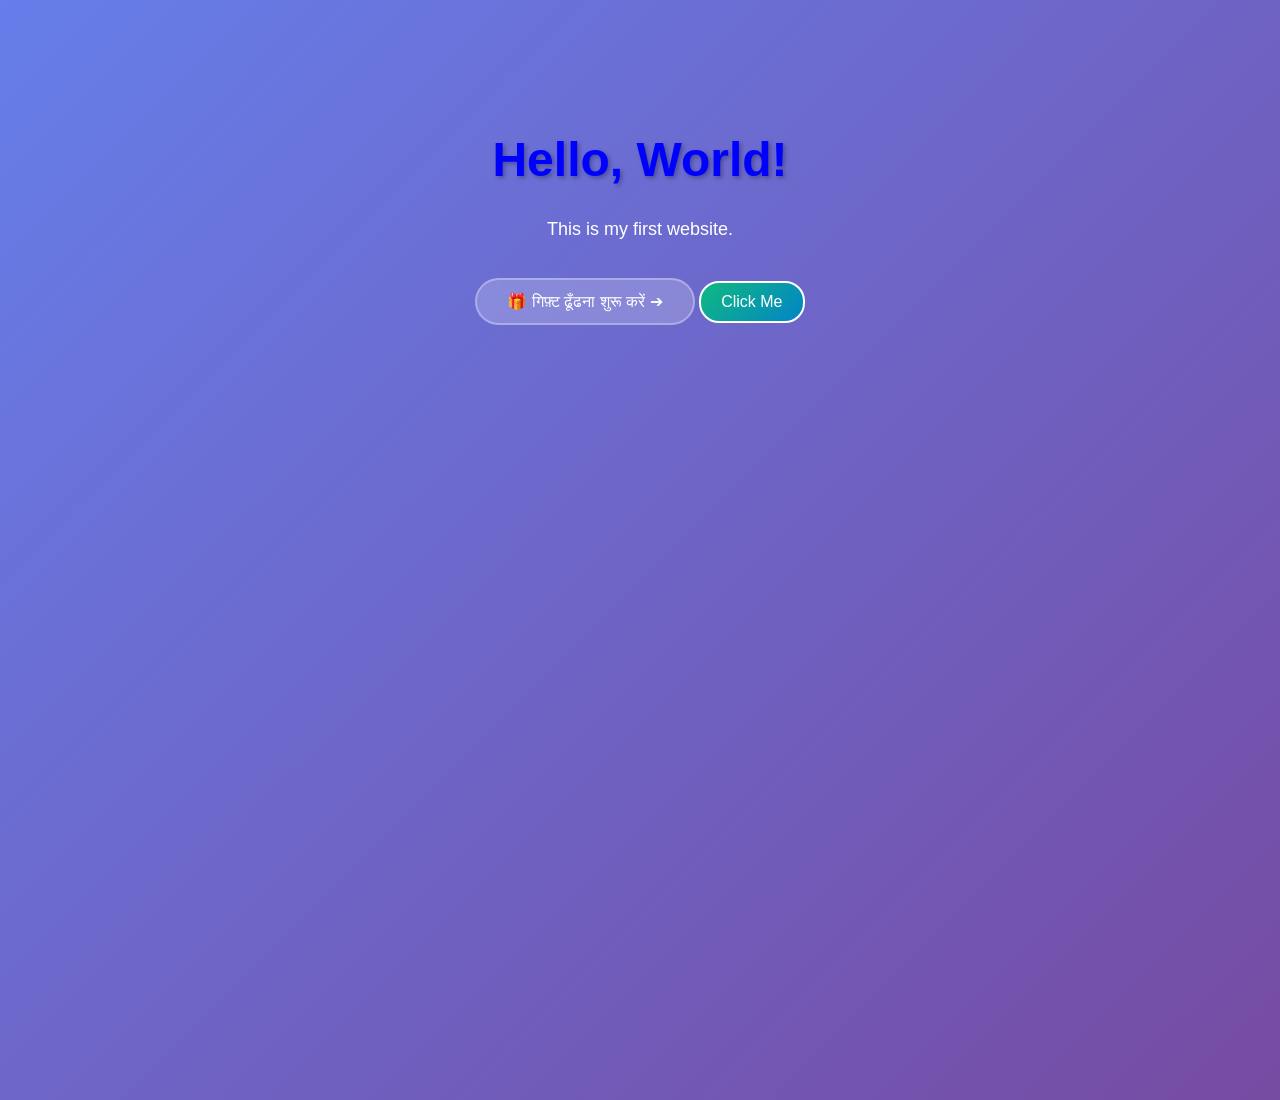
<file: index.html>
<!DOCTYPE html>
<html lang="en">
<head>
    <meta charset="UTF-8">
    <meta name="viewport" content="width=device-width, initial-scale=1.0">
    <style>
    body {
        background: linear-gradient(135deg, #667eea 0%, #764ba2 100%);
        margin: 0;
        padding: 20px;
        min-height: 100vh;
        font-family: Arial, sans-serif;
        color: white;
    }

    h1 {
        text-align: center;
        font-size: 48px;
        text-shadow: 2px 2px 4px rgba(0,0,0,0.3);
    }

    p {
        text-align: center;
        font-size: 18px;
    }

    .btn-start {
        display: inline-block;
        margin-top: 20px;
        padding: 12px 30px;
        background: rgba(255,255,255,0.2);
        color: white;
        text-decoration: none;
        border-radius: 25px;
        backdrop-filter: blur(10px);
        border: 2px solid rgba(255,255,255,0.3);
        transition: 0.3s;
    }

    .btn-start:hover {
        background: rgba(255,255,255,0.3);
        transform: scale(1.05);
    }

    button {
        padding: 10px 20px;
        background: rgba(255,255,255,0.2);
        color: white;
        border: 2px solid white;
        border-radius: 20px;
        cursor: pointer;
        font-size: 16px;
        transition: 0.3s;
    }

    button:hover {
        background: white;
        color: #667eea;
    }
</style>
    <title>My First Website</title>

    <link rel="stylesheet" href="style.css">
</head>

<body>

    <h1>Hello, World!</h1>

    <p>This is my first website.</p>
    <a href="form.html" class="btn-start">🎁 गिफ़्ट ढूँढना शुरू करें ➔</a>
    <button onclick="sayHello()">Click Me</button>

    <script src="script.js"></script>
</body>
</html>
</file>
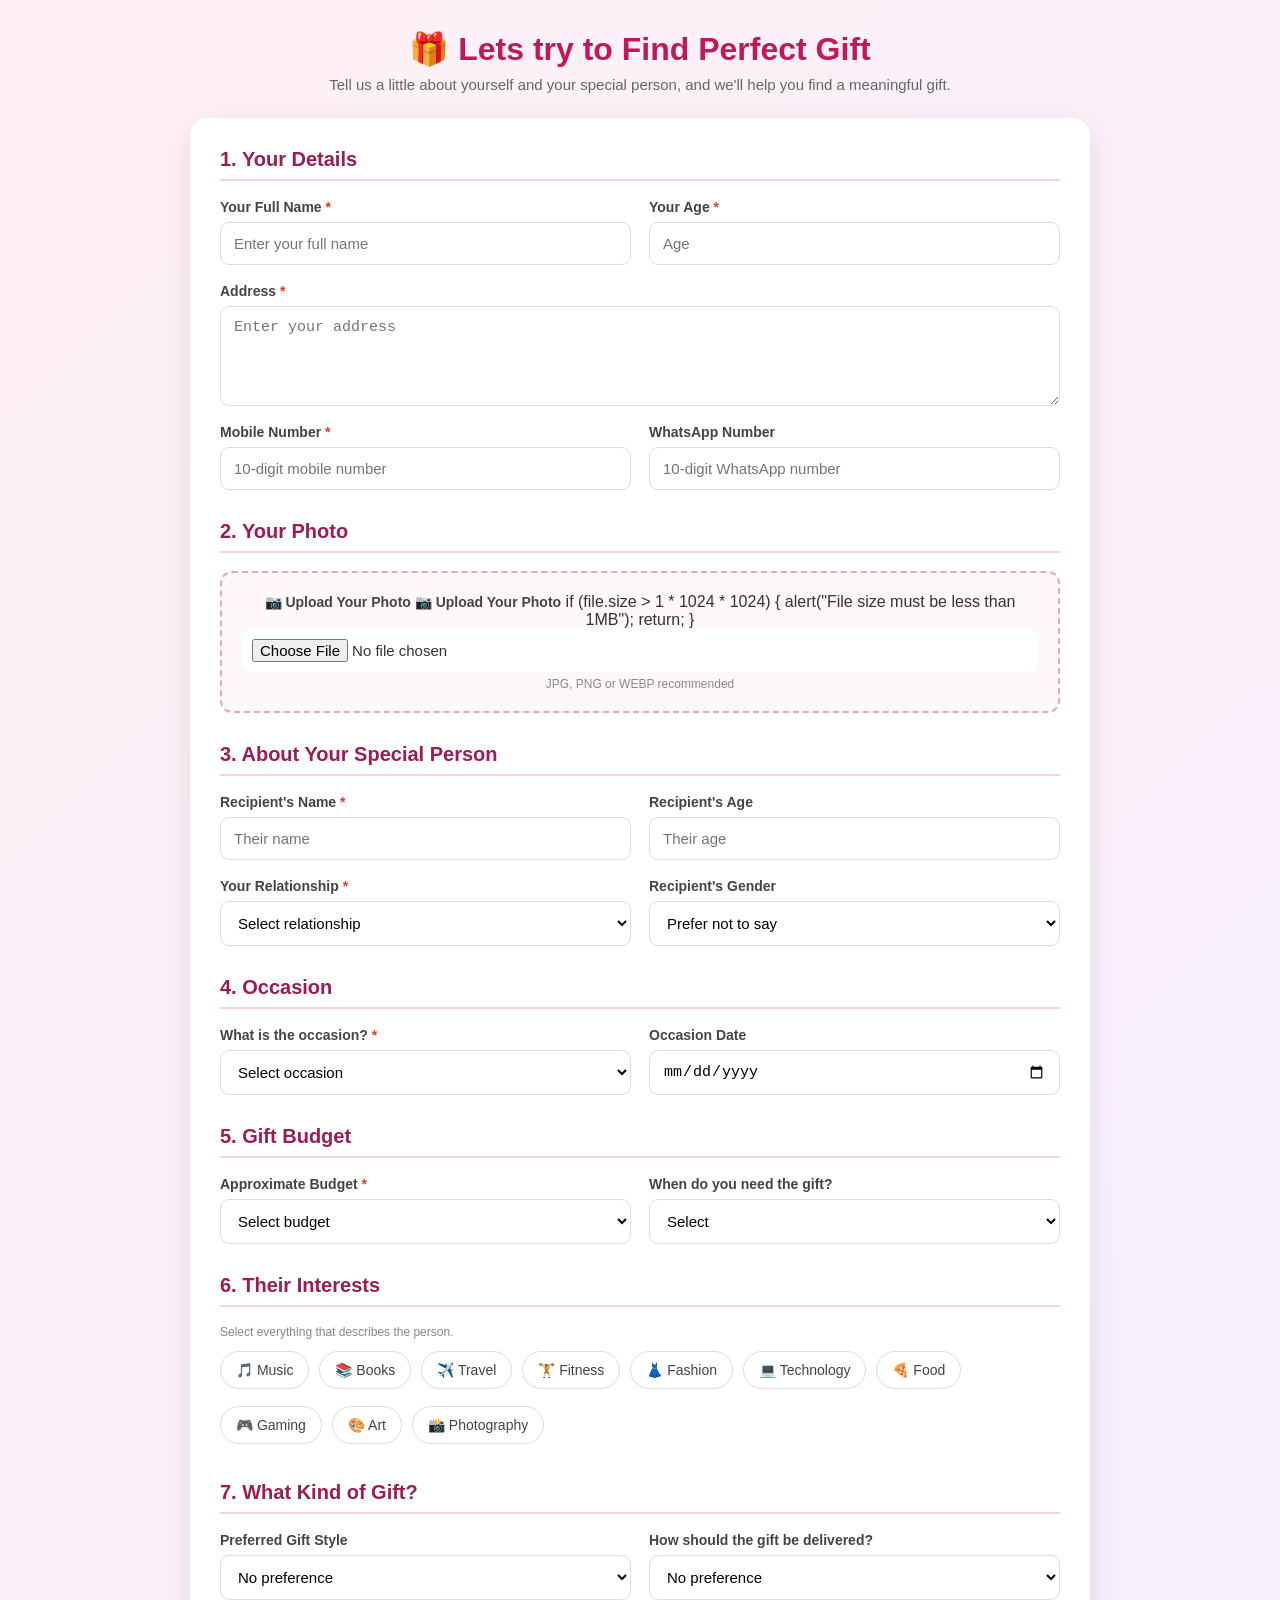
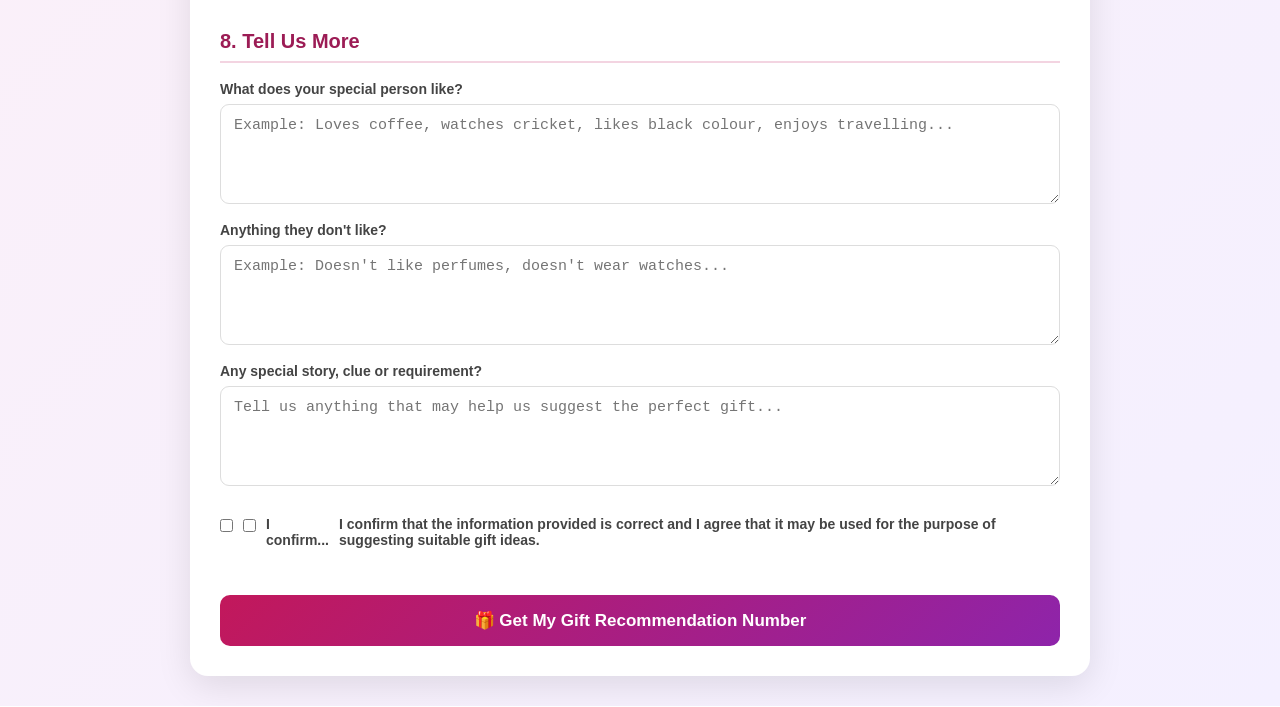
<file: form.html>
<!DOCTYPE html>
<html lang="en">
<head>
    <meta charset="UTF-8">
    <meta name="viewport" content="width=device-width, initial-scale=1.0">

    <title>Lets try to Find Perfect Gift</title>

    <style>
        * {
            box-sizing: border-box;
            margin: 0;
            padding: 0;
        }

        body {
            font-family: Arial, Helvetica, sans-serif;
            background: linear-gradient(135deg, #fff0f5, #f4f0ff);
            color: #333;
            min-height: 100vh;
            padding: 30px 15px;
        }

        .container {
            max-width: 900px;
            margin: auto;
        }

        .header {
            text-align: center;
            margin-bottom: 25px;
        }

        .header h1 {
            color: #c2185b;
            font-size: 32px;
            margin-bottom: 8px;
        }

        .header p {
            color: #666;
            font-size: 15px;
        }

        .form-card,
        .success-card {
            background: white;
            border-radius: 18px;
            padding: 30px;
            box-shadow: 0 10px 35px rgba(0,0,0,0.10);
        }

        .section {
            margin-bottom: 30px;
        }

        .section-title {
            font-size: 20px;
            color: #9c1c55;
            margin-bottom: 18px;
            padding-bottom: 8px;
            border-bottom: 2px solid #f3d4e1;
        }

        .row {
            display: grid;
            grid-template-columns: repeat(2, 1fr);
            gap: 18px;
            margin-bottom: 18px;
        }

        .field {
            display: flex;
            flex-direction: column;
        }

        .field.full {
            grid-column: 1 / -1;
        }

        label {
            font-size: 14px;
            font-weight: bold;
            margin-bottom: 7px;
            color: #444;
        }

        label span {
            color: #e53935;
        }

        input,
        select,
        textarea {
            width: 100%;
            border: 1px solid #ddd;
            border-radius: 9px;
            padding: 12px 13px;
            font-size: 15px;
            outline: none;
            transition: 0.2s;
            background: #fff;
        }

        input:focus,
        select:focus,
        textarea:focus {
            border-color: #c2185b;
            box-shadow: 0 0 0 3px rgba(194, 24, 91, 0.08);
        }

        textarea {
            min-height: 100px;
            resize: vertical;
        }

        .photo-box {
            border: 2px dashed #e0a9c0;
            border-radius: 12px;
            padding: 20px;
            text-align: center;
            background: #fff8fb;
        }

        .photo-box input {
            border: none;
            padding: 10px;
        }

        #photoPreview {
            display: none;
            max-width: 160px;
            max-height: 160px;
            border-radius: 12px;
            margin: 15px auto 0;
            object-fit: cover;
            border: 3px solid #f0c3d4;
        }

        .checkbox-group {
            display: flex;
            flex-wrap: wrap;
            gap: 10px;
        }

        .checkbox-item {
            position: relative;
        }

        .checkbox-item input {
            position: absolute;
            opacity: 0;
        }

        .checkbox-item label {
            display: block;
            padding: 10px 15px;
            border: 1px solid #ddd;
            border-radius: 20px;
            cursor: pointer;
            font-weight: normal;
            background: #fff;
            transition: 0.2s;
        }

        .checkbox-item input:checked + label {
            background: #c2185b;
            border-color: #c2185b;
            color: white;
        }

        .consent {
            display: flex;
            gap: 10px;
            align-items: flex-start;
            font-size: 13px;
            color: #666;
            margin-bottom: 20px;
        }

        .consent input {
            width: auto;
            margin-top: 3px;
        }

        .submit-btn {
            width: 100%;
            padding: 15px;
            border: none;
            border-radius: 10px;
            background: linear-gradient(135deg, #c2185b, #8e24aa);
            color: white;
            font-size: 17px;
            font-weight: bold;
            cursor: pointer;
            transition: 0.2s;
        }

        .submit-btn:hover {
            transform: translateY(-1px);
            box-shadow: 0 7px 20px rgba(194, 24, 91, 0.25);
        }

        .success-card {
            display: none;
            text-align: center;
        }

        .success-icon {
            font-size: 55px;
            margin-bottom: 10px;
        }

        .success-card h2 {
            color: #2e7d32;
            margin-bottom: 12px;
        }

        .form-number {
            background: #fff1f6;
            border: 2px dashed #c2185b;
            padding: 15px;
            border-radius: 10px;
            margin: 20px 0;
        }

        .form-number strong {
            display: block;
            font-size: 25px;
            color: #c2185b;
            letter-spacing: 2px;
            margin-top: 5px;
        }

        .success-actions {
            display: flex;
            gap: 12px;
            justify-content: center;
            margin-top: 20px;
        }

        .secondary-btn {
            padding: 11px 18px;
            border: 1px solid #c2185b;
            border-radius: 8px;
            background: white;
            color: #c2185b;
            cursor: pointer;
            font-weight: bold;
        }

        .hint {
            font-size: 12px;
            color: #888;
            margin-top: 5px;
        }

        @media (max-width: 650px) {
            body {
                padding: 15px 10px;
            }

            .form-card,
            .success-card {
                padding: 20px;
            }

            .row {
                grid-template-columns: 1fr;
            }

            .header h1 {
                font-size: 26px;
            }
        }

        @media print {
            body {
                background: white;
            }

            .success-card {
                box-shadow: none;
            }

            .success-actions {
                display: none;
            }
        }
    </style>
</head>

<body>

<div class="container">

    <div class="header">
        <h1>🎁 Lets try to Find Perfect Gift</h1>
        <p>
            Tell us a little about yourself and your special person,
            and we'll help you find a meaningful gift.
        </p>
    </div>

    <!-- FORM -->
    <form id="giftForm" class="form-card">

        <!-- PERSONAL DETAILS -->
        <div class="section">
            <h2 class="section-title">1. Your Details</h2>

            <div class="row">

                <div class="field">
                    <label for="name">Your Full Name <span>*</span></label>
                    <input
                        type="text"
                        id="name"
                        name="name"
                        placeholder="Enter your full name"
                        required
                    >
                </div>

                <div class="field">
                    <label for="age">Your Age <span>*</span></label>
                    <input
                        type="number"
                        id="age"
                        name="age"
                        min="1"
                        max="120"
                        placeholder="Age"
                        required
                    >
                </div>

                <div class="field full">
                    <label for="address">Address <span>*</span></label>
                    <textarea
                        id="address"
                        name="address"
                        placeholder="Enter your address"
                        required
                    ></textarea>
                </div>

                <div class="field">
                    <label for="mobile">Mobile Number <span>*</span></label>
                    <input
                        type="tel"
                        id="mobile"
                        name="mobile"
                        placeholder="10-digit mobile number"
                        pattern="[0-9]{10}"
                        maxlength="10"
                        required
                    >
                </div>

                <div class="field">
                    <label for="whatsapp">WhatsApp Number</label>
                    <input
                        type="tel"
                        id="whatsapp"
                        name="whatsapp"
                        placeholder="10-digit WhatsApp number"
                        pattern="[0-9]{10}"
                        maxlength="10"
                    >
                </div>

            </div>
        </div>


        <!-- PHOTO -->
        <div class="section">
            <h2 class="section-title">2. Your Photo</h2>

            <div class="photo-box">
                <label for="photo">
                    📷 Upload Your Photo
                </label>
                <!-- Fix photo label accessibility -->
            <label for="photo">📷 Upload Your Photo</label>
            
            <!-- Add max file size validation in JavaScript -->
            if (file.size > 1 * 1024 * 1024) {
                alert("File size must be less than 1MB");
                return;
            }
                     
                <input
                    type="file"
                    id="photo"
                    name="photo"
                    accept="image/*"
                >

                <p class="hint">
                    JPG, PNG or WEBP recommended
                </p>

                <img id="photoPreview" alt="Photo Preview">
            </div>
        </div>


        <!-- RECIPIENT DETAILS -->
        <div class="section">
            <h2 class="section-title">3. About Your Special Person</h2>

            <div class="row">

                <div class="field">
                    <label for="recipientName">
                        Recipient's Name <span>*</span>
                    </label>

                    <input
                        type="text"
                        id="recipientName"
                        name="recipientName"
                        placeholder="Their name"
                        required
                    >
                </div>

                <div class="field">
                    <label for="recipientAge">
                        Recipient's Age
                    </label>

                    <input
                        type="number"
                        id="recipientAge"
                        name="recipientAge"
                        min="1"
                        max="120"
                        placeholder="Their age"
                    >
                </div>

                <div class="field">
                    <label for="relationship">
                        Your Relationship <span>*</span>
                    </label>

                    <select id="relationship" name="relationship" required>
                        <option value="">Select relationship</option>
                        <option>Best Friend</option>
                        <option>Close Friend</option>
                        <option>Boyfriend</option>
                        <option>Girlfriend</option>
                        <option>Husband</option>
                        <option>Wife</option>
                        <option>Brother</option>
                        <option>Sister</option>
                        <option>Parent</option>
                        <option>Child</option>
                        <option>Colleague</option>
                        <option>Other</option>
                    </select>
                </div>

                <div class="field">
                    <label for="gender">
                        Recipient's Gender
                    </label>

                    <select id="gender" name="gender">
                        <option value="">Prefer not to say</option>
                        <option>Male</option>
                        <option>Female</option>
                        <option>Non-binary</option>
                        <option>Other</option>
                    </select>
                </div>

            </div>
        </div>


        <!-- OCCASION -->
        <div class="section">
            <h2 class="section-title">4. Occasion</h2>

            <div class="row">

                <div class="field">
                    <label for="occasion">
                        What is the occasion? <span>*</span>
                    </label>

                    <select id="occasion" name="occasion" required>
                        <option value="">Select occasion</option>
                        <option>Birthday</option>
                        <option>Anniversary</option>
                        <option>Valentine's Day</option>
                        <option>Friendship</option>
                        <option>Wedding</option>
                        <option>Engagement</option>
                        <option>Graduation</option>
                        <option>Thank You</option>
                        <option>Apology</option>
                        <option>Just Because</option>
                        <option>Festival</option>
                        <option>Other</option>
                    </select>
                </div>

                <div class="field">
                    <label for="date">
                        Occasion Date
                    </label>

                    <input
                        type="date"
                        id="date"
                        name="date"
                    >
                </div>

            </div>
        </div>


        <!-- BUDGET -->
        <div class="section">
            <h2 class="section-title">5. Gift Budget</h2>

            <div class="row">

                <div class="field">
                    <label for="budget">
                        Approximate Budget <span>*</span>
                    </label>

                    <select id="budget" name="budget" required>
                        <option value="">Select budget</option>
                        <option>Below ₹500</option>
                        <option>₹500 - ₹1,000</option>
                        <option>₹1,000 - ₹2,500</option>
                        <option>₹2,500 - ₹5,000</option>
                        <option>₹5,000 - ₹10,000</option>
                        <option>₹10,000 - ₹25,000</option>
                        <option>Above ₹25,000</option>
                    </select>
                </div>

                <div class="field">
                    <label for="urgency">
                        When do you need the gift?
                    </label>

                    <select id="urgency" name="urgency">
                        <option value="">Select</option>
                        <option>Today</option>
                        <option>Within 2-3 days</option>
                        <option>Within a week</option>
                        <option>Within a month</option>
                        <option>No specific date</option>
                    </select>
                </div>

            </div>
        </div>


        <!-- INTERESTS -->
        <div class="section">
            <h2 class="section-title">6. Their Interests</h2>

            <p class="hint" style="margin-bottom:12px;">
                Select everything that describes the person.
            </p>

            <div class="checkbox-group">

                <div class="checkbox-item">
                    <input type="checkbox" id="music" name="interests" value="Music">
                    <label for="music">🎵 Music</label>
                </div>

                <div class="checkbox-item">
                    <input type="checkbox" id="books" name="interests" value="Books">
                    <label for="books">📚 Books</label>
                </div>

                <div class="checkbox-item">
                    <input type="checkbox" id="travel" name="interests" value="Travel">
                    <label for="travel">✈️ Travel</label>
                </div>

                <div class="checkbox-item">
                    <input type="checkbox" id="fitness" name="interests" value="Fitness">
                    <label for="fitness">🏋️ Fitness</label>
                </div>

                <div class="checkbox-item">
                    <input type="checkbox" id="fashion" name="interests" value="Fashion">
                    <label for="fashion">👗 Fashion</label>
                </div>

                <div class="checkbox-item">
                    <input type="checkbox" id="technology" name="interests" value="Technology">
                    <label for="technology">💻 Technology</label>
                </div>

                <div class="checkbox-item">
                    <input type="checkbox" id="food" name="interests" value="Food">
                    <label for="food">🍕 Food</label>
                </div>

                <div class="checkbox-item">
                    <input type="checkbox" id="gaming" name="interests" value="Gaming">
                    <label for="gaming">🎮 Gaming</label>
                </div>

                <div class="checkbox-item">
                    <input type="checkbox" id="art" name="interests" value="Art">
                    <label for="art">🎨 Art</label>
                </div>

                <div class="checkbox-item">
                    <input type="checkbox" id="photography" name="interests" value="Photography">
                    <label for="photography">📸 Photography</label>
                </div>

            </div>
        </div>


        <!-- GIFT STYLE -->
        <div class="section">
            <h2 class="section-title">7. What Kind of Gift?</h2>

            <div class="row">

                <div class="field">
                    <label for="giftStyle">
                        Preferred Gift Style
                    </label>

                    <select id="giftStyle" name="giftStyle">
                        <option value="">No preference</option>
                        <option>Useful / Practical</option>
                        <option>Romantic</option>
                        <option>Emotional / Sentimental</option>
                        <option>Luxury</option>
                        <option>Funny</option>
                        <option>Personalized</option>
                        <option>Handmade</option>
                        <option>Experience / Trip</option>
                        <option>Surprise Gift</option>
                    </select>
                </div>

                <div class="field">
                    <label for="delivery">
                        How should the gift be delivered?
                    </label>

                    <select id="delivery" name="delivery">
                        <option value="">No preference</option>
                        <option>I'll give it personally</option>
                        <option>Deliver to recipient</option>
                        <option>Digital gift</option>
                        <option>Not decided</option>
                    </select>
                </div>

            </div>
        </div>


        <!-- CLUES -->
        <div class="section">
            <h2 class="section-title">8. Tell Us More</h2>

            <div class="row">

                <div class="field full">
                    <label for="likes">
                        What does your special person like?
                    </label>

                    <textarea
                        id="likes"
                        name="likes"
                        placeholder="Example: Loves coffee, watches cricket, likes black colour, enjoys travelling..."
                    ></textarea>
                </div>

                <div class="field full">
                    <label for="dislikes">
                        Anything they don't like?
                    </label>

                    <textarea
                        id="dislikes"
                        name="dislikes"
                        placeholder="Example: Doesn't like perfumes, doesn't wear watches..."
                    ></textarea>
                </div>

                <div class="field full">
                    <label for="message">
                        Any special story, clue or requirement?
                    </label>

                    <textarea
                        id="message"
                        name="message"
                        placeholder="Tell us anything that may help us suggest the perfect gift..."
                    ></textarea>
                </div>

            </div>
        </div>


        <!-- CONSENT -->
        <div class="consent">
            <input
                type="checkbox"
                id="consent"
                required
            >
            <!-- Improve consent label association -->
            <div class="consent">
                <input type="checkbox" id="consent" required>
                <label for="consent">I confirm...</label>
            </div>
            <label for="consent">
                I confirm that the information provided is correct and
                I agree that it may be used for the purpose of suggesting
                suitable gift ideas.
            </label>
        </div>

        <button type="submit" class="submit-btn">
            🎁 Get My Gift Recommendation Number
        </button>

    </form>


    <!-- SUCCESS -->
    <div id="successCard" class="success-card">

        <div class="success-icon">🎉</div>

        <h2>Form Submitted Successfully!</h2>

        <p>
            Thank you for sharing the details.
            Your gift recommendation request has been registered.
        </p>

        <div class="form-number">
            Your Form Number

            <strong id="formNumber">
                GIFT-000000
            </strong>
        </div>

        <p>
            Please save this number for future reference.
        </p>

        <div class="success-actions">

            <button
                class="secondary-btn"
                onclick="window.print()"
            >
                🖨️ Print
            </button>

            <button
                class="secondary-btn"
                onclick="startNewForm()"
            >
                New Form
            </button>

        </div>

    </div>

</div>


<script>

    /*
        PHOTO PREVIEW
    */

    const photoInput = document.getElementById("photo");
    const photoPreview = document.getElementById("photoPreview");

    photoInput.addEventListener("change", function () {

        const file = this.files[0];

        if (!file) {
            photoPreview.style.display = "none";
            return;
        }

        if (!file.type.startsWith("image/")) {
            alert("Please select an image file.");
            this.value = "";
            return;
        }

        const reader = new FileReader();

        reader.onload = function (event) {

            photoPreview.src = event.target.result;
            photoPreview.style.display = "block";

        };

        reader.readAsDataURL(file);

    });


    /*
        GENERATE FORM NUMBER

        Example:
        GIFT-20260913-4832
    */

    function generateFormNumber() {

        const now = new Date();

        const year = now.getFullYear();

        const month = String(
            now.getMonth() + 1
        ).padStart(2, "0");

        const day = String(
            now.getDate()
        ).padStart(2, "0");

        const random = Math.floor(
            1000 + Math.random() * 9000
        );

        return `GIFT-${year}${month}${day}-${random}`;

    }


    /*
        FORM SUBMISSION
    */

    const form = document.getElementById("giftForm");

    form.addEventListener("submit", function(event) {

        event.preventDefault();

        if (!form.checkValidity()) {

            form.reportValidity();

            return;

        }

        const formNumber = generateFormNumber();

        document.getElementById("formNumber").textContent =
            formNumber;

        /*
            Save basic data locally.

            IMPORTANT:
            This is only for demonstration.
            For a real website, send the data to
            your backend/database using fetch().
        */

        const formData = new FormData(form);

        const data = {};

        formData.forEach((value, key) => {

            if (data[key]) {

                if (!Array.isArray(data[key])) {
                    data[key] = [data[key]];
                }

                data[key].push(value);

            } else {

                data[key] = value;

            }

        });

        data.formNumber = formNumber;

        localStorage.setItem(
            "lastGiftForm",
            JSON.stringify(data)
        );


        /*
            Hide form and show confirmation.
        */

        form.style.display = "none";

        document.getElementById("successCard").style.display =
            "block";

        window.scrollTo({
            top: 0,
            behavior: "smooth"
        });

    });


    /*
        START NEW FORM
    */

    function startNewForm() {

        form.reset();

        photoPreview.src = "";
        photoPreview.style.display = "none";

        document.getElementById("successCard").style.display =
            "none";

        form.style.display = "block";

        window.scrollTo({
            top: 0,
            behavior: "smooth"
        });

    }

</script>

</body>
</html>
</file>
<file: style.css>
body {
    font-family: Arial, sans-serif;
    text-align: center;
    padding: 100px;
}

h1 {
    color: blue;
}

button {
    padding: 10px 20px;
    cursor: pointer;
/* Green to Blue */
background: linear-gradient(135deg, #10b981 0%, #0284c7 100%);

}
</file>
